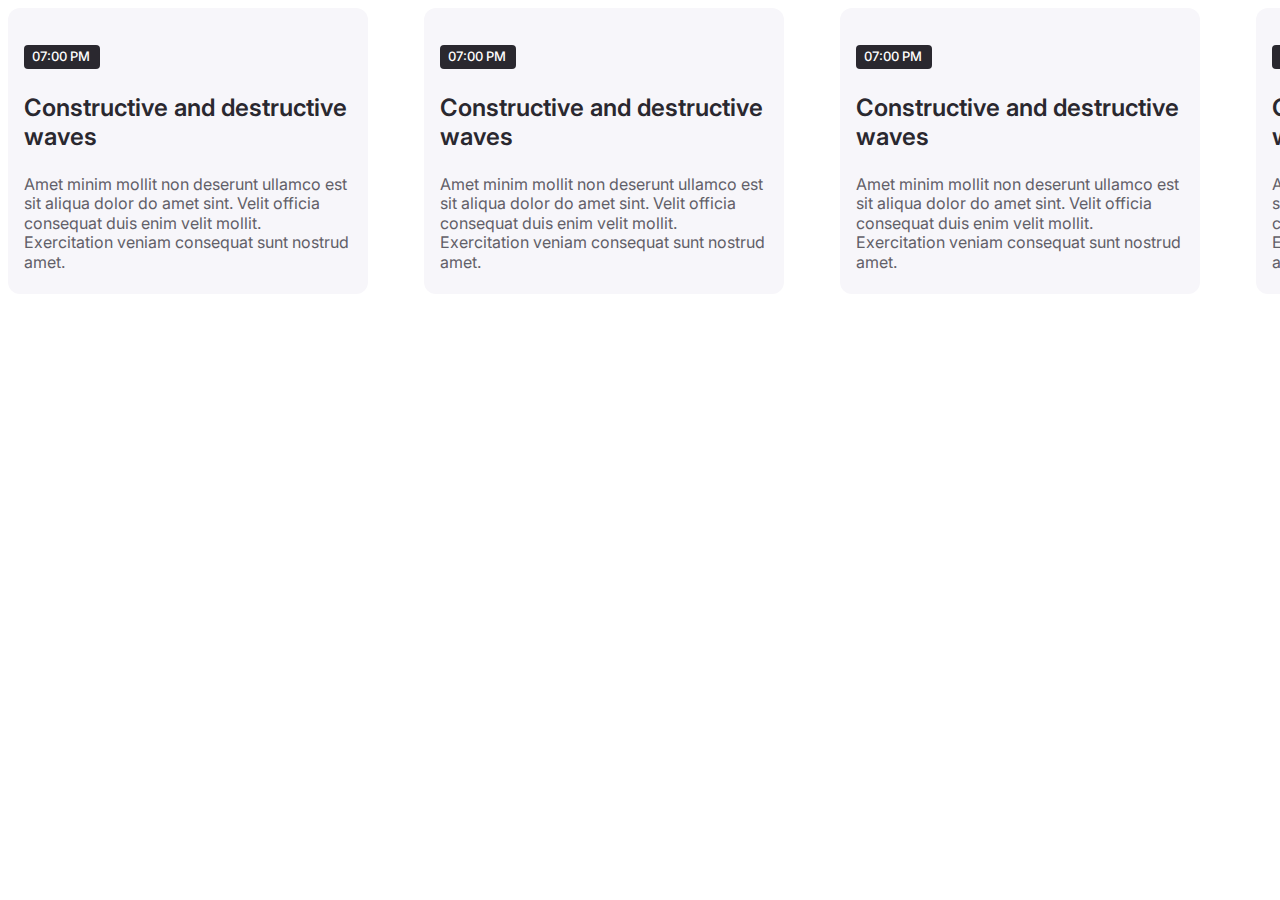
<file: index.html>
<!DOCTYPE html>
<html lang="en">
<head>
    <meta charset="UTF-8">
    <meta name="viewport" content="width=device-width, initial-scale=1.0">
    <link rel="stylesheet" href="style.css">
    <link rel="stylesheet" href="reponsive.css">
    <link rel="stylesheet" href="https://fonts.googleapis.com/css2?family=Inter:wght@400;500;700&display=swap">
    <title>Document</title>
</head>
<body>
    <div id="container">
        <div class="item">
            <div class="item__tag">
                <p class="item__tag-caption">07:00 PM</p>
            </div>
            <h3 class="item__title">Constructive and destructive waves</h3>
            <p class="item__content">Amet minim mollit non deserunt ullamco est sit aliqua dolor do amet sint. Velit officia consequat duis enim velit mollit. Exercitation veniam consequat sunt nostrud amet.</p>
        </div>
        <div class="item">
            <div class="item__tag">
                <p class="item__tag-caption">07:00 PM</p>
            </div>
            <h3 class="item__title">Constructive and destructive waves</h3>
            <p class="item__content">Amet minim mollit non deserunt ullamco est sit aliqua dolor do amet sint. Velit officia consequat duis enim velit mollit. Exercitation veniam consequat sunt nostrud amet.</p>
        </div>
        <div class="item">
            <div class="item__tag">
                <p class="item__tag-caption">07:00 PM</p>
            </div>
            <h3 class="item__title">Constructive and destructive waves</h3>
            <p class="item__content">Amet minim mollit non deserunt ullamco est sit aliqua dolor do amet sint. Velit officia consequat duis enim velit mollit. Exercitation veniam consequat sunt nostrud amet.</p>
        </div>
        <div class="item">
            <div class="item__tag">
                <p class="item__tag-caption">07:00 PM</p>
            </div>
            <h3 class="item__title">Constructive and destructive waves</h3>
            <p class="item__content">Amet minim mollit non deserunt ullamco est sit aliqua dolor do amet sint. Velit officia consequat duis enim velit mollit. Exercitation veniam consequat sunt nostrud amet.</p>
        </div>
        <div class="item">
            <div class="item__tag">
                <p class="item__tag-caption">07:00 PM</p>
            </div>
            <h3 class="item__title">Constructive and destructive waves</h3>
            <p class="item__content">Amet minim mollit non deserunt ullamco est sit aliqua dolor do amet sint. Velit officia consequat duis enim velit mollit. Exercitation veniam consequat sunt nostrud amet.</p>
        </div>
    </div>
</body>
</html>
</file>
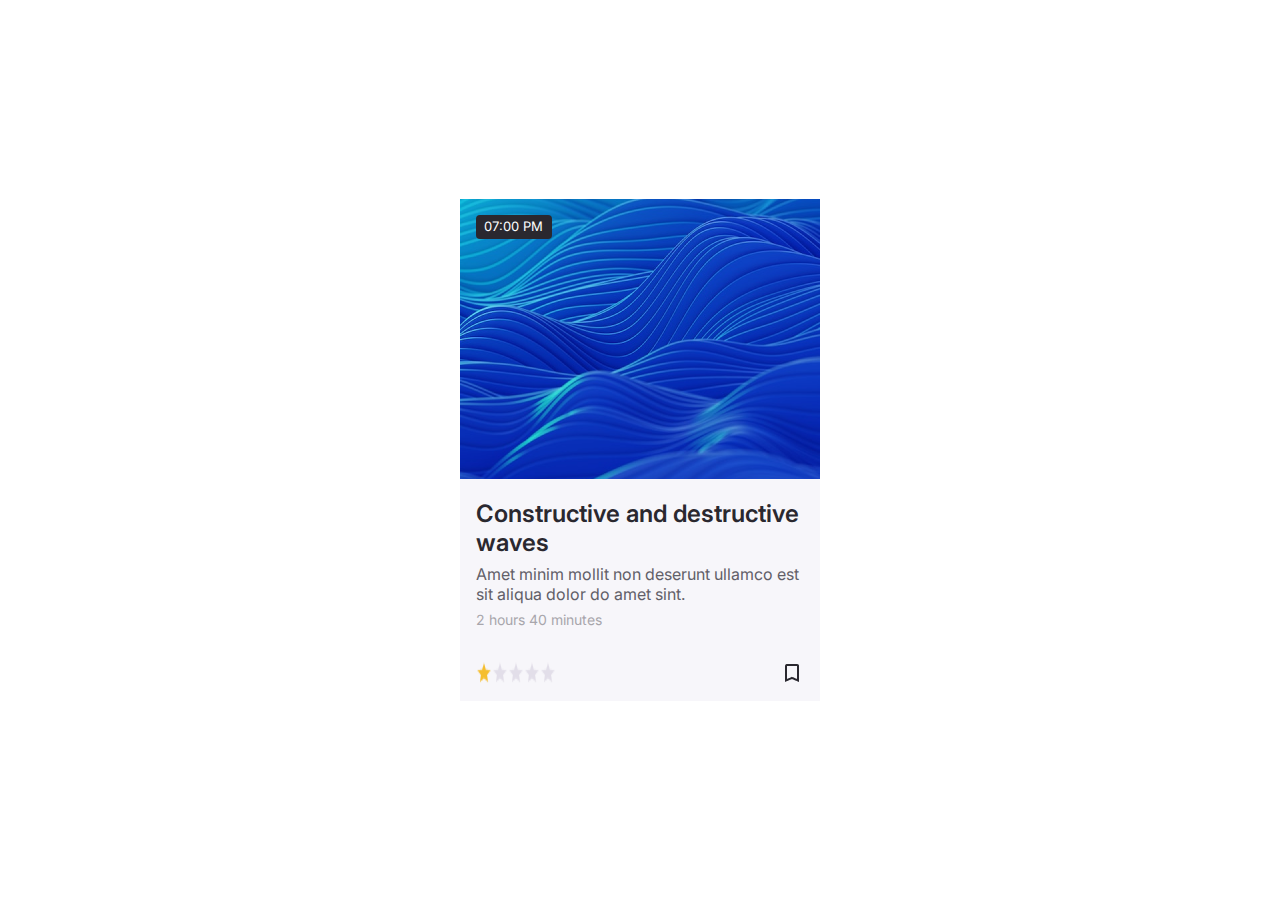
<file: card_2/index.html>
<!DOCTYPE html>
<html lang="en">
<head>
    <meta charset="UTF-8">
    <meta name="viewport" content="width=device-width, initial-scale=1.0">
    <link rel="stylesheet" href="https://fonts.googleapis.com/css2?family=Inter:wght@400;500;700&display=swap">
    <link rel="stylesheet" href="style.css">
    <title>Document</title>
</head>
<body>
    <div class="container">
        <div class="item">
            <div class="item__heading">
                <img src="./img/thumbnail.png" alt="Constructive and destructive waves" class="item__heading-img">
                <div class="item__heading-tag">
                    <p class="item__heading-time">07:00 PM</p>
                </div>
            </div>
            <div class="item__body">
                <div class="item__content">
                    <h2 class="item__content-title">Constructive and destructive waves</h2>
                    <p class="item__content-text">Amet minim mollit non deserunt ullamco est sit aliqua dolor do amet sint.</p>
                    <p class="item__content-time">2 hours 40 minutes</p>
                </div>
                <div class="item__icon">
                    <img src="./img/star-scroe.png" alt="" class="item__icon-star">
                    <img src="./img/Bookmark border.png" alt="" class="item__icon-bookmark">
                </div>
            </div>
        </div>
    </div>
</body>
</html>
</file>
<file: style.css>
#container{
    display: flex;
    gap: 16px;
}

.item{
    width: 360px;
    height: 238px;
    border-radius: 12px;
    background-color: #F7F6FA;
    padding: 24px 16px;
    margin-right:40px;
}

.item__tag{
    width: 76px;
    height: 24px;
    border-radius: 4px;
    background-color: #2A282F;
}

.item__tag-caption{
    color: #FFFFFF;
    font-weight: 500;
    font-size: 13px;
    line-height: 15.73px;
    padding: 4px 8px;
    font-family: 'Inter', sans-serif;
}

.item__title{
    font-weight: 600;
    font-size: 24px;
    line-height: 29.05px;
    letter-spacing: -4%;
    color: #2A282F;
    font-family: 'Inter', sans-serif;
}

.item__content{
    font-weight: 400;
    font-size: 16px;
    line-height: 19.36px;
    letter-spacing: -4%;
    color: #625F68;
    width: 328px;
    height: 76px;
    font-family: 'Inter', sans-serif;
}
</file>
<file: reponsive.css>
/*Tablet*/
@media(min-width: 740px) and (max-width: 1023px){
#container{
    display: flex;
    flex-wrap: wrap;
    padding: 8px;
}

#container .item{
    flex-basis: 40%;
    padding: 16px;
    margin: 0px;
}
}

/*Mobile*/
@media(max-width: 739px){
#container{
    display: flex;
    flex-wrap: wrap;
    padding: 8px;
}

#container .item{
    flex-basis: 100%;
    padding: 16px;
    margin: 8px;
}
}
</file>
<file: card_2/style.css>
*{
    padding: 0;
    margin: 0;
    font-family: 'Inter', sans-serif;
    box-sizing: border-box;
}

.container{
    height: 100vh;
    display: flex;
    justify-content: center;
    align-items: center;
}

.item{
    width: 360px;
    border-radius: 12px;
    background-color: #F7F6FA;;
}

.item__heading{
    position: relative;
}

.item__heading-tag{
    position: absolute;
    top: 16px;
    left: 16px;
    width: 76px;
    height: 24px;
    background-color: #2A282F;
    border-radius: 4px;
}

.item__heading-time{
    color: #FFFFFF;
    font-weight: 500px;
    font-size: 13px;
    line-height: 15.73px;
    padding: 4px 8px;
}

.item__body{
    width: 360px;
    padding: 16px;
    background-color: #F7F6FA ;
}

.item__content-title{
    font-weight: 600;
    font-size: 24px;
    line-height: 29.05px;
    color: #2A282F;
}

.item__content-text{
   font-weight: 400;
   font-size: 16px;
   line-height: 19.36px;
   color: #625F68;
   margin-top: 8px;
}

.item__content-time{
    font-weight: 400;
    font-size: 14px;
    line-height: 16.94px;
    color: #A8A6AC;
    margin-top: 8px;
}

.item__icon{
    display: flex;
    justify-content: space-between;
    margin-top: 32px;
}
</file>
